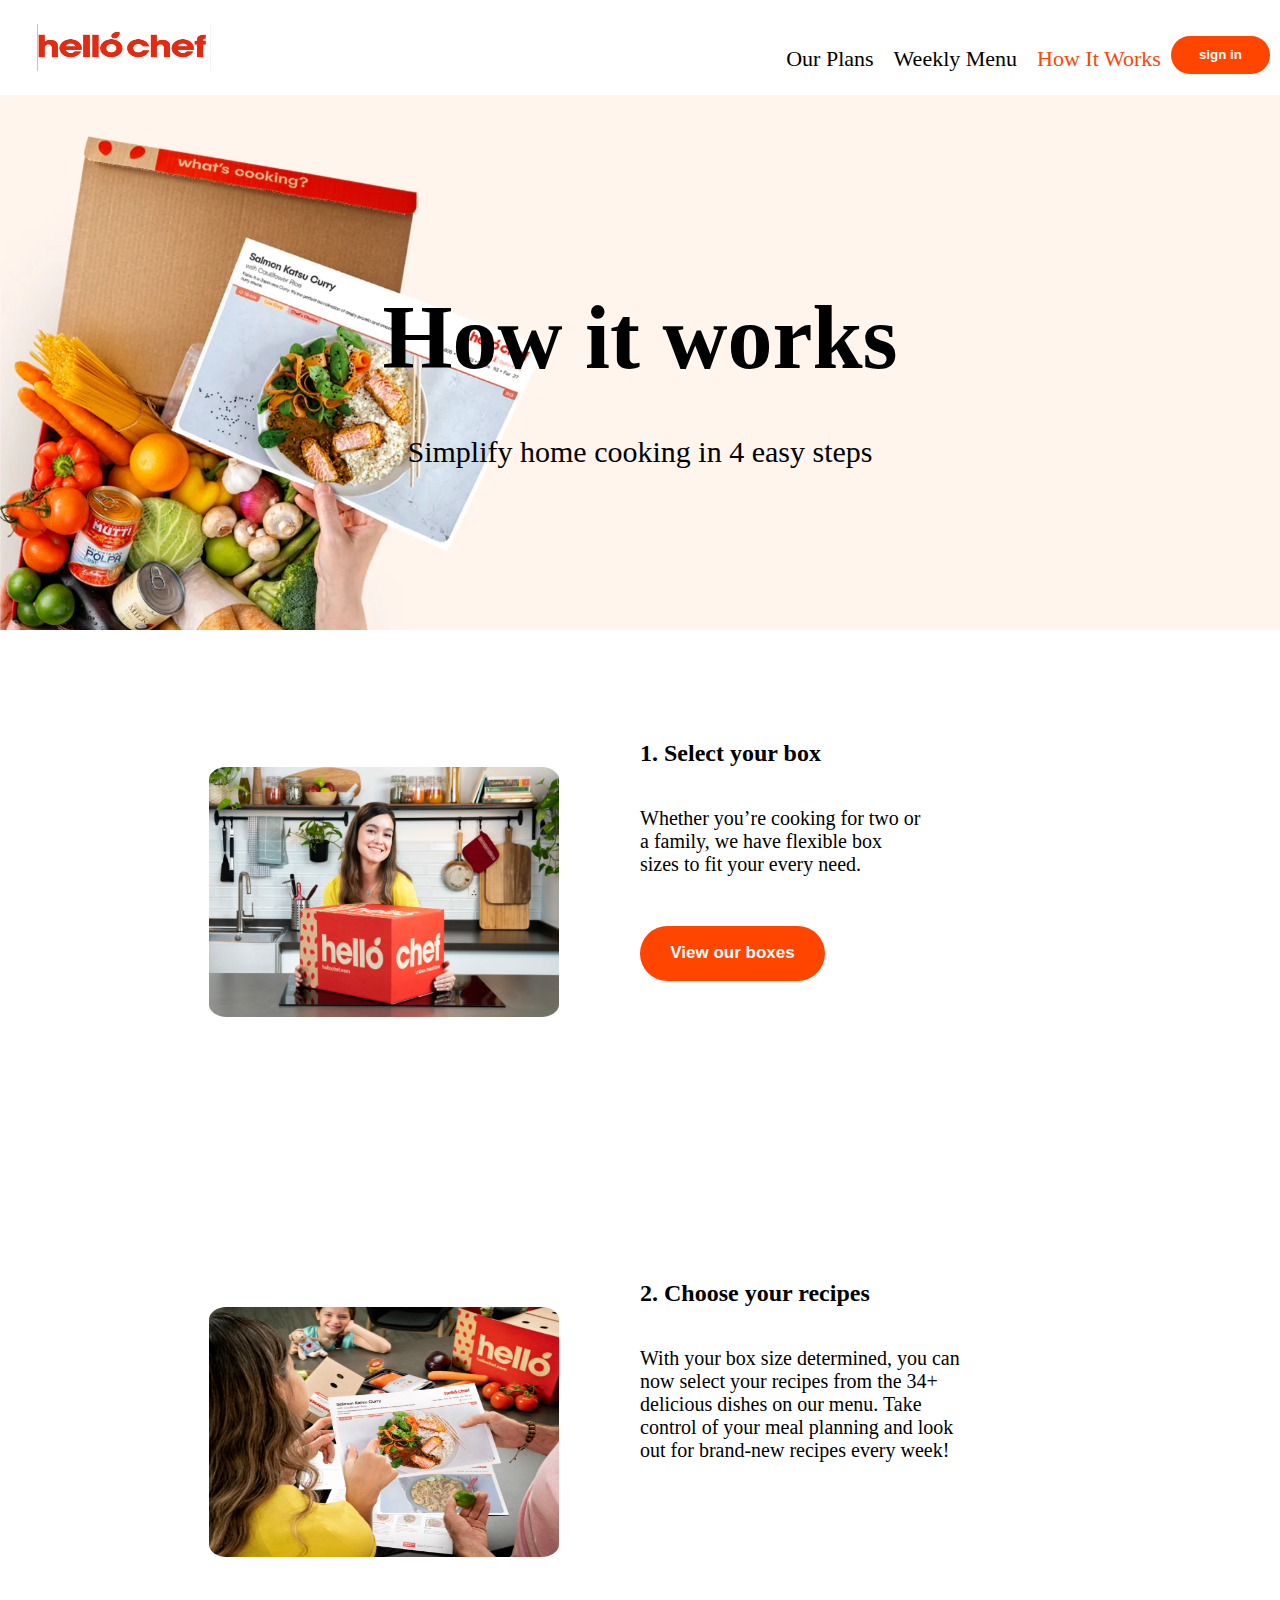
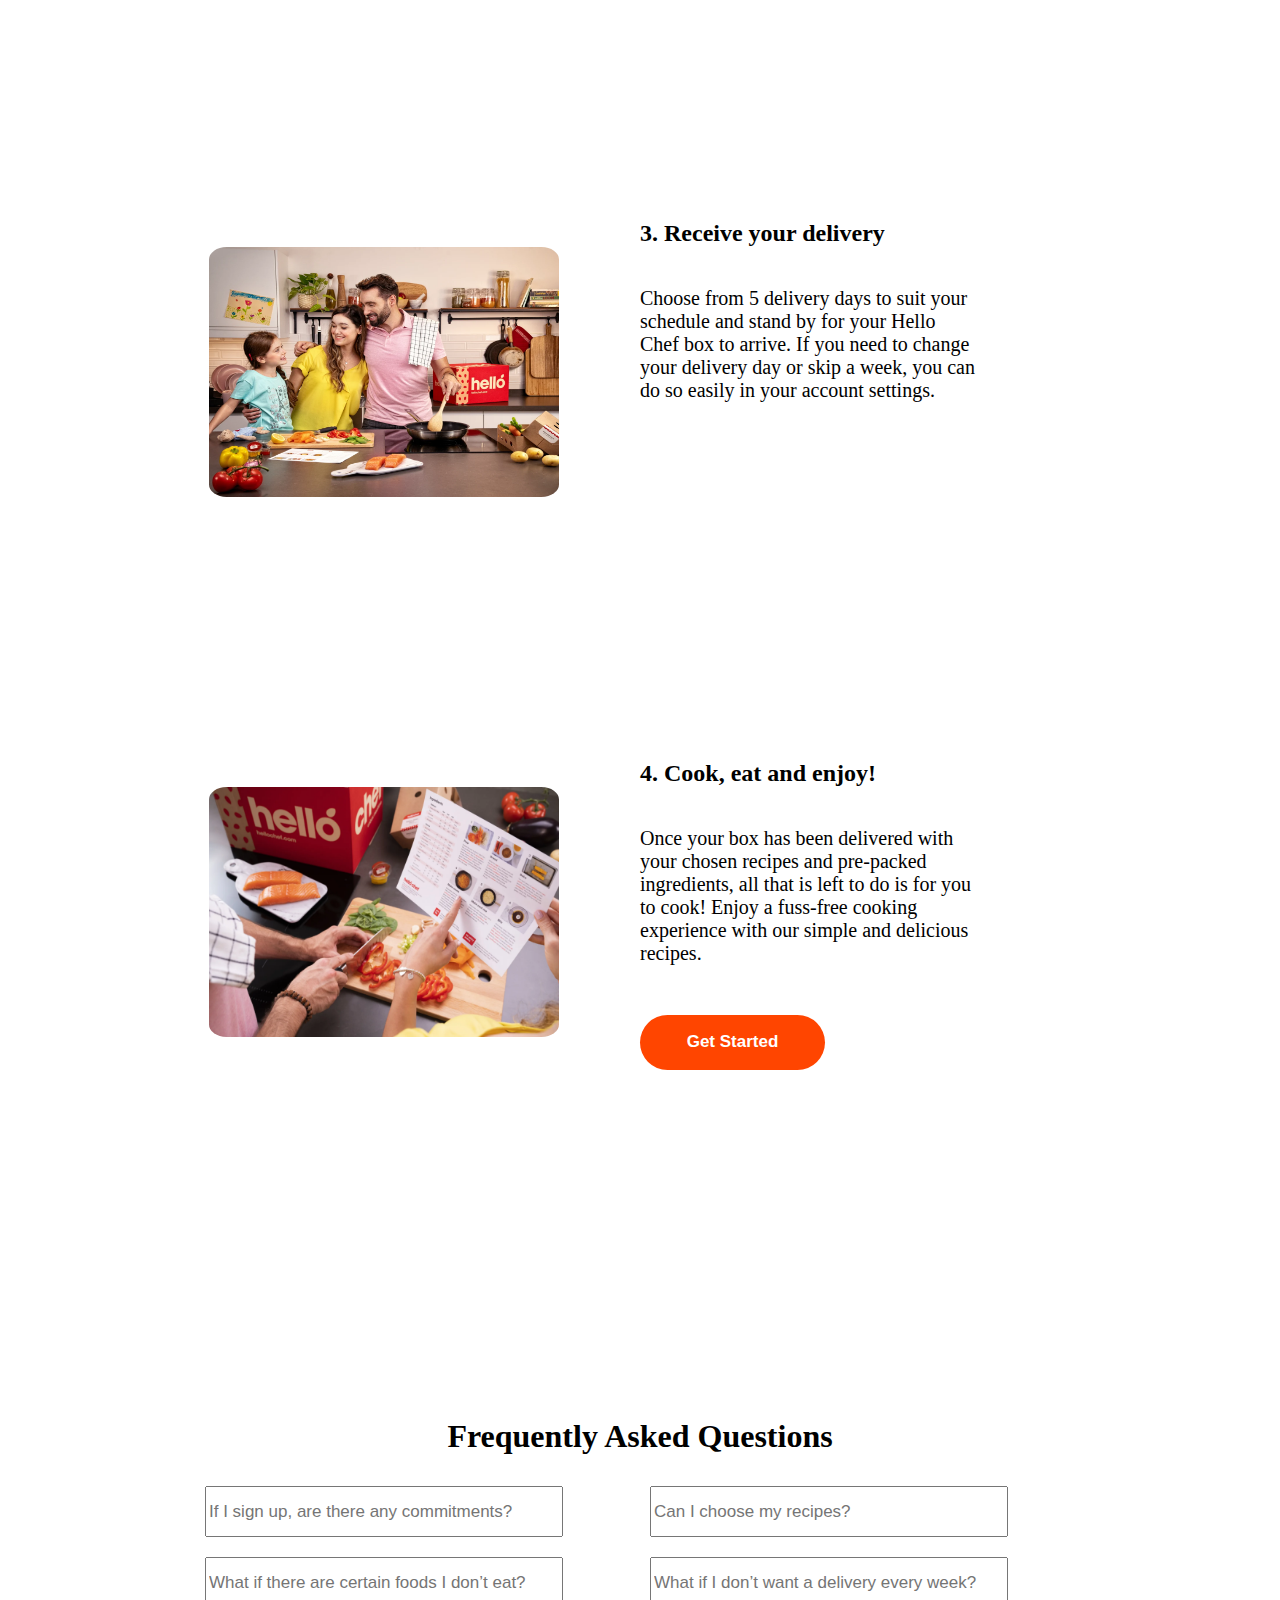
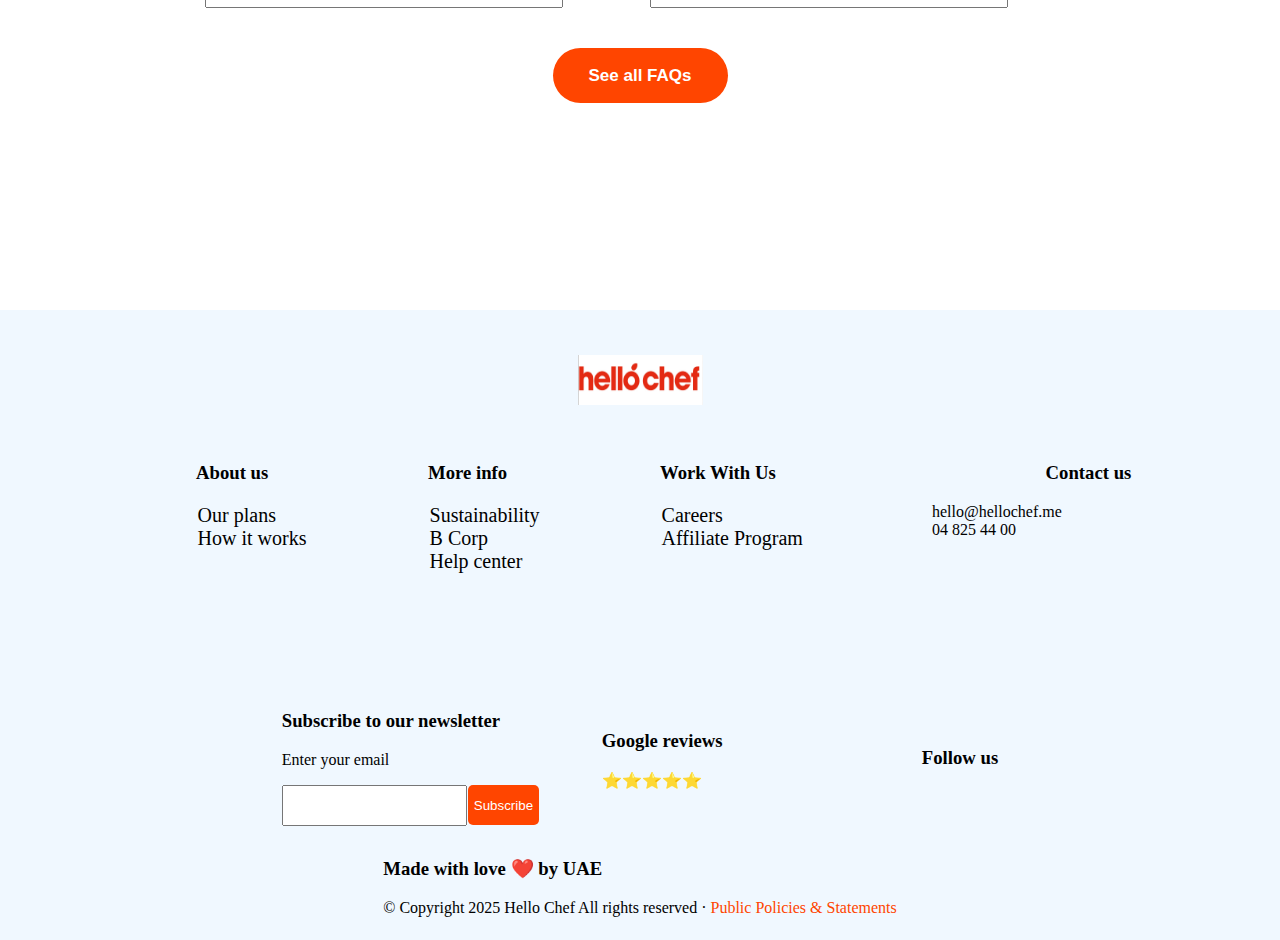
<file: index2.html>
<!DOCTYPE html>
<html lang="en">
<head>
    <meta charset="UTF-8">
    <meta name="viewport" content="width=device-width, initial-scale=1.0">
    <link rel="stylesheet" href="/css/style2.css">
    <title>Document</title>
</head>
<body>
    <div class="page1">
        <div class="navbar">
            <div class="logo">
                <img src="/images/WhatsApp Image 2025-01-22 at 00.48.31_eab614a0.jpg" alt="logo">
            
            </div>
            <ul class="list">
                <li>Our Plans</li>
            <li>Weekly Menu</li>
            <li style="color: orangered;">How It Works</li>
        <button>sign in</button>
        </ul> 
        </div>
        <div class="main">
            <h1>How it works</h1>
            <p>Simplify home cooking in 4 easy steps</p>
        </div>
    </div>
    <div class="page2">
        <div class="container">
          <div class="image">
            <img src="/images/Select_your_box.webp">
          </div>
          <div class="text">
            <h2>1. Select your box</h2>
            <p>Whether you’re cooking for two or <br>a family, we have flexible box <br>sizes to fit your every need.</p>
        <button>View our boxes</button>  
        </div>  
        </div>
    </div>
    <div class="page3">
                <div class="container">
            <div class="image">
              <img src="/images/variety-hi (1).webp">
            </div>
            <div class="text">
              <h2>2. Choose your recipes</h2>
              <p>With your box size determined, you can <br>now select your recipes from the 34+ <br>delicious dishes on our menu. Take <br>control of your meal planning and look <br>out for brand-new recipes every week!</p>
            
          </div>  
          </div>
    </div>
    <div class="page4">
          <div class="container">
            <div class="image">
              <img src="/images/Family_cooking.webp">
            </div>
            <div class="text">
              <h2>3. Receive your delivery</h2>
              <p>Choose from 5 delivery days to suit your <br>schedule and stand by for your Hello <br>Chef box to arrive. If you need to change <br>your delivery day or skip a week, you can <br>do so easily in your account settings.</p>
          
          </div>  
          </div>
    </div>
    <div class="page5">
          <div class="container">
            <div class="image">
              <img src="/images/Cook_eat_enjoy_-_How_it_works.webp">
            </div>
            <div class="text">
              <h2>4. Cook, eat and enjoy!</h2>
              <p>Once your box has been delivered with <br>your chosen recipes and pre-packed <br>ingredients, all that is left to do is for you <br>to cook! Enjoy a fuss-free cooking <br>experience with our simple and delicious <br>recipes.</p>
          <button>Get Started</button>  
          </div>  
          </div>
    </div>
    <div class="final">
        <h1>Frequently Asked Questions</h1>
        <div class="divide">
            <div class="faqs">
                <input type="text" placeholder="If I sign up, are there any commitments?">
                <input type="text" placeholder="What if there are certain foods I don’t eat?">
            </div>
            <div class="question">
            <input type="text" placeholder="Can I choose my recipes?">
            <input type="text" placeholder="What if I don’t want a delivery every week?">
            </div>
        </div>
        <button>See all FAQs</button>
    </div>
    <div class="page7">
        <div class="hello">
            <img src="/images/WhatsApp Image 2025-01-22 at 00.48.31_eab614a0.jpg" alt="hello">
        </div>
        <div class="info">
            <div class="about">
                <h3>About us</h3>
                <ul>
                    <li>Our plans</li>
                    <li>How it works</li>
                </ul>
            </div>
            <div class="about">
                <h3>More info</h3>
                <ul>
                    <li>Sustainability</li>
                    <li>B Corp</li>
                    <li>Help center</li>
                </ul>
            </div>
            <div class="about">
                <h3>Work With Us</h3>
                <ul>
                    <li>Careers</li>
                    <li>Affiliate Program</li>
                
                </ul>
            </div>
            <div class="aboutus">
                <h3>Contact us</h3>
                <ul>
                    <li>hello@hellochef.me</li>
                    <li>     04 825 44 00</li>
                </ul>
            </div>
        </div>
        <div class="reviews">
            <div class="mail">
                <h3>Subscribe to our newsletter</h3>
                <p>Enter your email</p>
                <input type="email">
                <button>Subscribe</button>
            </div>
            <div class="null">
                <h3>Google reviews</h3>
                <p>⭐⭐⭐⭐⭐</p>
            </div>
            <div>
                <h3>Follow us
    
                </h3>
            </div>
        </div>
        <div class="copyright">
           <br>
            <h3>Made with love ❤️ by UAE</h3>
            <p>© Copyright 2025 Hello Chef All rights reserved ·
               <span style="color: orangered;"> Public Policies & Statements<span></span></p>
        </div>
       </div>
</body>
</html>
</file>
<file: css/style2.css>
body{
    padding: 0;
    margin: 0;
    box-sizing: border-box;
}
.page1{
    height: 70vh;
    width: 100%;
    
}
.navbar{
    height: 15%;
    width: 100%;
    background-color: white;
    display: flex;

}
.logo{
    height: 100%;
    width: 20%;
    display: flex;
    justify-content: center;
    align-items: center;
}
.logo img{
    height: 50%;
    width: 70%;
}
.list{
    height: 100%;
    width: 80%;
    list-style: none;
    display: flex;
    justify-content: flex-end;
    
}
.list li{
    margin: 10px;
    margin-top: 30px;
    font-size: 22px;
}
.list button{
    margin-right: 10px;
    height: 40%;
    width: 10%;
    background-color: orangered;
    border: none;
    color: white;
    font-weight: 600;
    border-radius: 20px;
    margin-top: 20px;
}
.main{
    height: 85%;
    width: 100%;
    display: flex;
    flex-direction: column;
    justify-content: center;
    align-items: center;
    background-image: url(/images/banner\ \(1\).webp);
    background-size: cover;
}
.main h1{
    font-weight: 900;
    font-size: 90px;
}
.main p{
    font-size: 30px;
    font-weight: 200;
    margin-top: -15px;
}
.page2{
    height: 60vh;
    width: 100%;
    display: flex;
    flex-direction: column;
    justify-content: center;
    align-items: center;
}
.container{
    height: 400px;
    width: 100%;
    display: flex;
    justify-content: center;
    align-items: center;
}
.image{
    width: 50%;
    height: 100%;
    
    align-items: center;
    justify-content: center;
    display: flex;
}
.image img{
    width: 350px;
    height: 250px;
    left: 10%;
    position: relative;
    border-radius: 5%;
    bottom:2%;

}
.text{
    width: 50%;
    height: 100%;
    display: flex;
    flex-direction: column;
    
    
}
.text h2{
margin-top: 40px;
}
.text p{
    font-size: 20px;
}
.text button{
    height: 55px;
    width: 185px;
    border-radius: 35px;
    border: none;
    font-size: 17px;
    font-weight: 700;
    color: white;
    background-color: orangered;
    margin-top: 30px;
}
.page3{
    height: 60vh;
    width: 100%;
    display: flex;
    flex-direction: column;
    justify-content: center;
    align-items: center;
}
.page4{
    height: 60vh;
    width: 100%;
    display: flex;
    flex-direction: column;
    justify-content: center;
    align-items: center;
}
.page5{
    height: 60vh;
    width: 100%;
    display: flex;
    flex-direction: column;
    justify-content: center;
    align-items: center;
}
.final{
    height: 80vh;
    width: 100%;
    display: flex;
    flex-direction: column;
    justify-content: center;
    align-items: center;
}
.divide{
    width: 100%;
    display: flex;
    justify-content: center;
    align-items: center;
}
.faqs{
    width: 50%;
    display: flex;
    flex-direction: column;
    justify-content: center;
    align-items: center;
}
.faqs input{
    margin: 10px;
    height: 45px;
    width: 350px;
    position: relative;
    left: 10%;
    font-size: 17px;
}
.question{
    width: 50%;
    display: flex;
    flex-direction: column;
}
.question input{
    margin: 10px;
    height: 45px;
    width: 350px;
    font-size: 17px;
}

.final button{
    height: 55px;
    width: 175px;
    border-radius: 35px;
    border: none;
    font-size: 17px;
    font-weight: 700;
    color: white;
    background-color: orangered;
    margin-top: 30px;
}
.page7{
    height: 70vh;
    width: 100%;
    display: flex;
    flex-direction: column;
    justify-content: center;
    align-items: center;
    background-color: rgb(240, 248, 255);
}
.hello{
    display: flex;
    width: 100%;
    height: 20%;
    justify-content: center;
    align-items: center;
    
}
.hello img{
    width: 125px;
    height: 50px;
}
.info{
    display: flex;
    height: 40%;
    width: 100%;
    justify-content: center;
    align-items: center;
}
.about{
    width: 15%;
    height: 100%;
    
    margin: 20px;
    align-items: start;

}
.about ul{
    list-style: none;
    font-weight: 100;
    font-size: 20px;
    position: relative;
    right: 20%;
}
.aboutus{
    width: 15%;
    height: 100%;
    
    margin: 20px;

}
.aboutus h3{
    position: relative;
    left: 80%;
}
.aboutus ul{
    list-style: none;
}
.reviews{
    width: 100%;
    height: 20%;
    display: flex;
    justify-content: center;
    align-items: center;
}
.mail{
    justify-content: center;
    align-items: center;
    width: 25%;
}
.mail input{
    height: 35px;

}
.mail button{
    height: 40px;
    color: white;
    background-color: orangered;
    border: none;
    border-radius: 5px;
    margin-left: -3px;
}
.null{
    width: 25%;
}
/* ...existing code... */

/* Media Queries for Responsiveness */

/* For devices with a max width of 1200px */
@media (max-width: 1200px) {
    .logo {
        width: 15%;
    }
    .list li {
        font-size: 18px;
    }
    .main h1 {
        font-size: 70px;
    }
    .main p {
        font-size: 25px;
    }
}

/* For devices with a max width of 768px (tablets) */
@media (max-width: 768px) {
    .navbar {
        flex-direction: column;
        align-items: center;
        height: auto;
    }
    .logo {
        width: 30%;
        justify-content: center;
    }
    .list {
        width: 100%;
        flex-direction: column;
        align-items: center;
    }
    .list li {
        margin: 5px 0;
        font-size: 16px;
    }
    .main h1 {
        font-size: 50px;
    }
    .main p {
        font-size: 20px;
    }
    .text h2 {
        font-size: 24px;
    }
    .text p {
        font-size: 16px;
    }
    .text button {
        width: 150px;
        height: 45px;
    }
    .image img {
        width: 300px;
        height: 200px;
    }
}

/* For devices with a max width of 480px (mobile phones) */
@media (max-width: 480px) {
    .navbar {
        flex-direction: column;
        align-items: center;
        height: auto;
    }
    .logo {
        width: 50%;
    }
    .list {
        width: 100%;
        flex-direction: column;
        align-items: center;
    }
    .list li {
        font-size: 14px;
    }
    .main h1 {
        font-size: 40px;
    }
    .main p {
        font-size: 16px;
    }
    .text h2 {
        font-size: 20px;
    }
    .text p {
        font-size: 14px;
    }
    .text button {
        width: 120px;
        height: 40px;
    }
    .image img {
        width: 250px;
        height: 150px;
    }
    .mail {
        width: 90%;
    }
    .mail input {
        width: 70%;
    }
    .mail button {
        width: 25%;
    }
}
</file>
